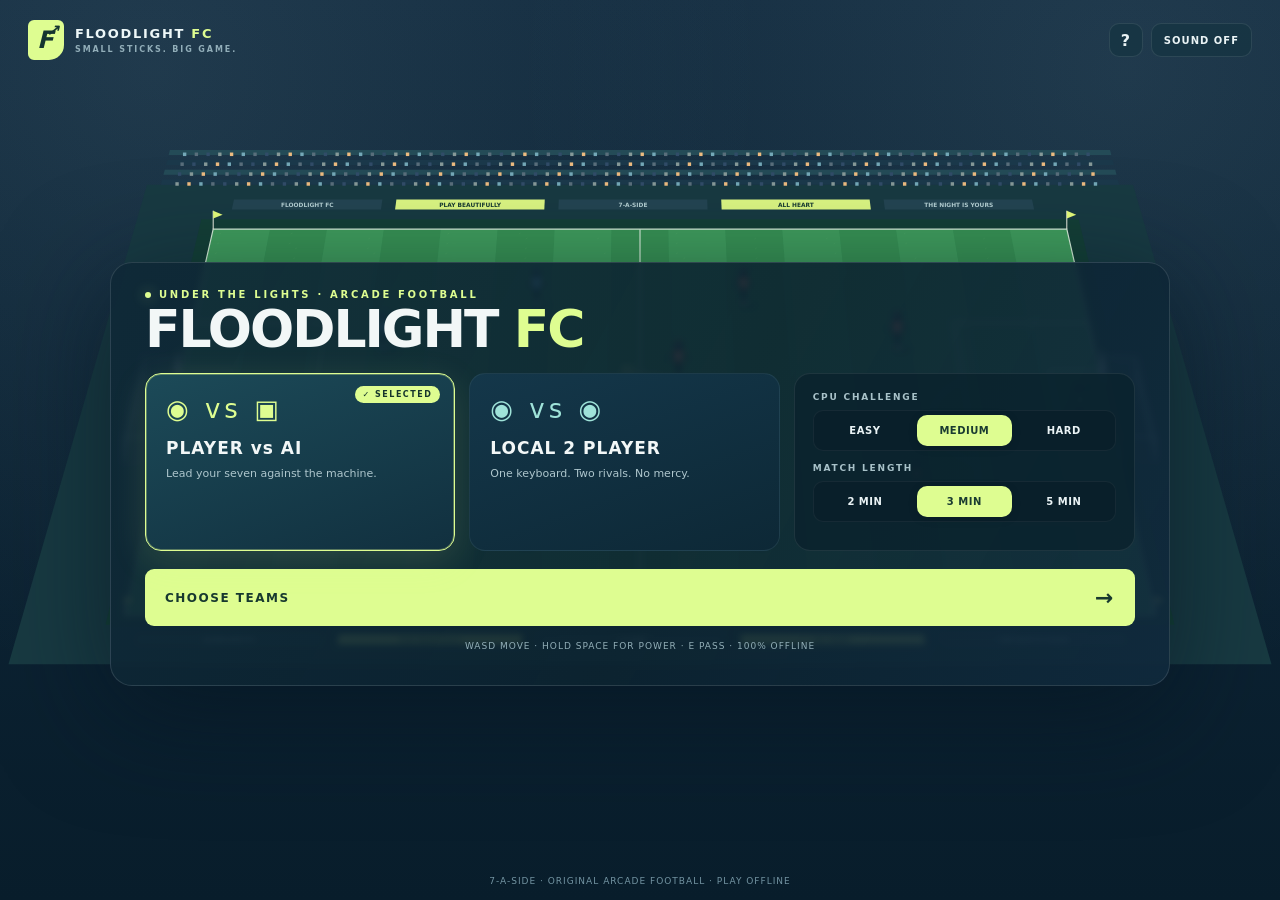
<file: index.html>
<!doctype html>
<html lang="en"><head><meta charset="utf-8"><meta name="viewport" content="width=device-width,initial-scale=1,viewport-fit=cover"><meta name="theme-color" content="#102838"><meta name="description" content="Floodlight FC: original offline 7-a-side stick football. Play against AI or a friend with keyboard and touch controls."><title>Floodlight FC — Arcade Football</title><link rel="icon" href="data:,"><link rel="stylesheet" href="styles.css"></head>
<body><main id="app">
<canvas id="pitch" tabindex="0" aria-label="Football pitch. P1 WASD, hold Space for a power shot or slide tackle, E pass or clean tackle, F dribble, left Shift sprint, Q switch. P2 arrows, Enter, O, I, right Shift, U. P pauses."></canvas>
<header class="topbar"><a class="brand" href="#" id="brand" aria-label="Floodlight FC home"><span class="brand-icon">F<span>↗</span></span><span>FLOODLIGHT <b>FC</b><small>SMALL STICKS. BIG GAME.</small></span></a><nav><button id="help" aria-label="How to play">?</button><button id="sound" aria-pressed="false" aria-label="Enable sound">SOUND OFF</button><button id="pause" hidden>Ⅱ PAUSE</button></nav></header>
<section id="hud" hidden aria-label="Scoreboard"><div class="club home"><i id="home-dot"></i><span id="home-name">HBR</span><small id="home-label">PLAYER 1</small></div><div class="score-center"><div class="score"><b id="score-home">0</b><span>:</span><b id="score-away">0</b></div><time id="clock">03:00</time><div id="power" role="progressbar" aria-label="Shot power"><div id="power-fill"></div><span id="power-label">HOLD SHOOT FOR POWER</span></div></div><div class="club away"><i id="away-dot"></i><span id="away-name">EMB</span><small id="away-label">MEDIUM AI</small></div></section>
<div id="banner" role="status"></div><div id="overlay"></div>
<section id="touch-controls" hidden aria-label="On-screen game controls"><div class="joy-wrap"><div id="joystick" aria-label="Drag joystick to move"><div class="joy-cross"></div><div id="stick"></div></div><span>MOVE</span></div><div class="actions"><button data-action="switch" class="switch">SWITCH <small>Q</small></button><div class="action-grid"><button data-action="dribble">DRIBBLE <small>F</small></button><button data-action="shoot" class="shoot">SHOOT <small>HOLD · SPACE</small></button><button data-action="sprint" class="sprint">SPRINT <small>SHIFT</small></button><button data-action="pass" class="pass">PASS <small>E</small></button></div></section>
<footer id="control-guide">7-A-SIDE · ORIGINAL ARCADE FOOTBALL · PLAY OFFLINE</footer>
<noscript>Please enable JavaScript to play Floodlight FC.</noscript>
</main>
<script src="js/physics.js"></script><script src="js/ai.js"></script><script src="js/rules.js"></script><script src="js/engine.js"></script><script src="js/renderer.js"></script><script src="js/audio.js"></script><script src="js/controls.js"></script><script src="js/game.js"></script>
</body></html>
</file>
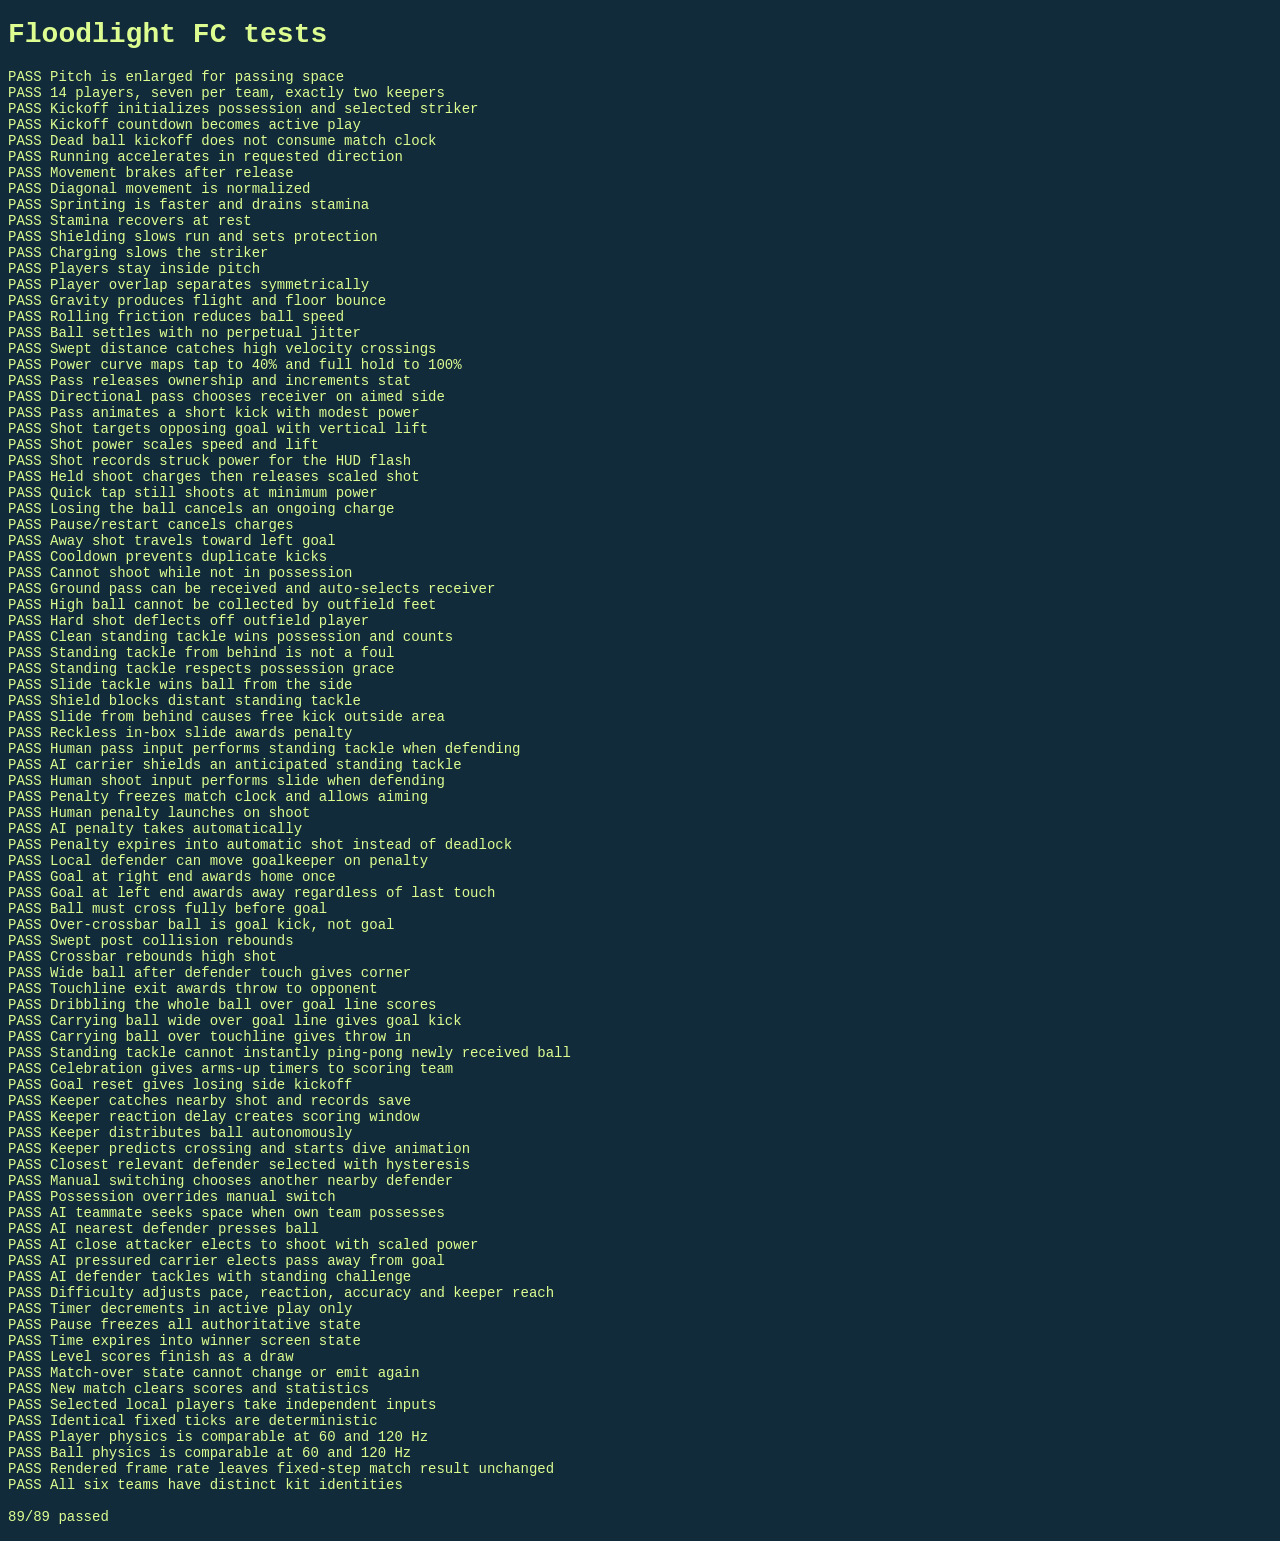
<file: tests/index.html>
<!doctype html><html lang="en"><meta charset="utf-8"><title>Floodlight FC engine tests</title><link rel="icon" href="data:,"><body style="background:#112b3b;color:#defd91;font:14px monospace"><h1>Floodlight FC tests</h1><pre id="results">Running...</pre><script src="../js/physics.js"></script><script src="../js/ai.js"></script><script src="../js/rules.js"></script><script src="../js/engine.js"></script><script src="../js/renderer.js"></script><script src="engine.test.js"></script></body></html>
</file>
<file: styles.css>
:root{color-scheme:dark;--ink:#102838;--lime:#defd91;--muted:#92aeb9;--line:#ffffff18;font-family:Inter,ui-sans-serif,system-ui,-apple-system,BlinkMacSystemFont,"Segoe UI",sans-serif;color:#f2f7f7;background:#091e2c}*{box-sizing:border-box}html,body{margin:0;width:100%;height:100%;overflow:hidden}button,a,select{-webkit-tap-highlight-color:transparent}button,select{font:inherit}button{border:1px solid var(--line);background:#173848;color:#eaf3f5;cursor:pointer;border-radius:10px;transition:background .14s,transform .14s}button:hover{background:#254a59}button:active{transform:translateY(1px)}button:focus-visible,a:focus-visible,[role=button]:focus-visible{outline:3px solid var(--lime);outline-offset:3px}[hidden]{display:none!important}#app{width:100%;height:100dvh;min-height:320px;position:relative;isolation:isolate}canvas{display:block;width:100%;height:100%;outline:none;touch-action:none}.topbar{position:absolute;top:0;left:0;width:100%;padding:20px 28px;display:flex;align-items:center;justify-content:space-between;z-index:4;pointer-events:none}.topbar>*{pointer-events:auto}.brand{display:flex;gap:11px;align-items:center;text-decoration:none;color:#edf7f8;font-size:13px;font-weight:800;letter-spacing:1.7px}.brand b{color:var(--lime)}.brand small{display:block;font-size:8px;color:var(--muted);letter-spacing:1.9px;margin-top:4px}.brand-icon{width:36px;height:40px;display:grid;place-items:center;background:var(--lime);color:#143530;font-size:24px;font-style:italic;border-radius:6px 6px 15px 6px;position:relative}.brand-icon span{position:absolute;right:3px;top:1px;font-size:16px}.topbar nav{display:flex;gap:8px}.topbar button{height:34px;min-width:34px;padding:0 12px;font-size:10px;font-weight:800;letter-spacing:1px;background:#163543c9}#help{font-size:16px;padding:0}
#overlay{position:absolute;inset:74px 0 26px;z-index:5;display:flex;align-items:center;justify-content:center;pointer-events:none;padding:12px}#overlay>*{pointer-events:auto}
/* FIFA-style shell screens rendered over the live pitch */
.shell{width:min(1060px,96vw);max-height:100%;overflow-y:auto;padding:26px 34px 30px;background:linear-gradient(118deg,#0f2837ee,#0c2330e8 55%,#10293cf0);border:1px solid #ffffff1f;border-radius:22px;box-shadow:0 24px 110px #05141f99;backdrop-filter:blur(3px)}
.shell-head{display:flex;flex-direction:column;gap:4px;margin-bottom:18px}
.eyebrow{color:var(--lime);font-size:10px;font-weight:800;letter-spacing:2.7px;margin:0}
.eyebrow .live-dot{display:inline-block;width:6px;height:6px;border-radius:50%;background:var(--lime);margin-right:8px;box-shadow:0 0 14px #defd9177}
.shell h1{font-size:clamp(30px,4.3vw,52px);line-height:.98;letter-spacing:-2px;margin:0;font-weight:900}.shell h1 em{font-style:normal;color:var(--lime)}
.card-row{display:grid;grid-template-columns:1fr 1fr 1.1fr;gap:14px;margin-bottom:18px}
.mode-card{position:relative;padding:20px;border:1px solid #35566366;border-radius:16px;background:linear-gradient(160deg,#14374a,#0d2836);cursor:pointer;transition:transform .15s,border-color .15s;user-select:none}
.mode-card:hover{transform:translateY(-3px)}
.mode-card.active{border-color:var(--lime);background:linear-gradient(160deg,#1c4a58,#11303f);box-shadow:0 10px 36px #defd9120,inset 0 0 0 1px #defd9155}
.mode-card .card-art{display:block;font-size:26px;letter-spacing:4px;color:#9fe3d9;margin-bottom:14px}
.mode-card.active .card-art{color:var(--lime)}
.mode-card h2{margin:0 0 7px;font-size:17px;letter-spacing:1px}
.mode-card p{margin:0;font-size:11px;line-height:1.65;color:#aec6cd}
.mode-card.active:after{content:'✓ SELECTED';position:absolute;top:12px;right:14px;font-size:8px;font-weight:900;letter-spacing:1.5px;color:#15352c;background:var(--lime);border-radius:20px;padding:4px 8px}
.option-card{padding:16px 18px;border:1px solid #ffffff14;border-radius:16px;background:#0b222ecc}
.option-card h3{margin:2px 0 8px;font-size:9px;letter-spacing:1.8px;color:#a9c2c9}.option-card h3+.segment{margin-bottom:12px}
.segment{display:flex;gap:5px;background:#091f2a;border:1px solid #ffffff0d;border-radius:10px;padding:4px}.segment button{flex:1;border:0;background:transparent;padding:10px 5px;font-size:10px;font-weight:800;letter-spacing:.5px}.segment button[aria-pressed=true]{background:var(--lime);color:#1a3b31;box-shadow:0 2px 10px #0002}
.primary{display:flex;justify-content:space-between;align-items:center;gap:14px;width:100%;background:var(--lime);color:#17382f;font-size:12px;letter-spacing:1.5px;font-weight:900;border:0;padding:16px 20px;border-radius:9px}.primary:hover{background:#eeffb9}.primary span{font-size:22px}
.menu-foot{font-size:9px;line-height:1.8;color:#93afb8;text-align:center;margin:12px 0 0;letter-spacing:1px}
/* Team select screen */
.team-row{display:grid;grid-template-columns:1fr auto 1fr;gap:16px;align-items:start;margin-bottom:16px}
.team-column h3{margin:0 0 10px;font-size:10px;letter-spacing:1.8px;color:#a9c2c9}
.kit-grid{display:grid;grid-template-columns:repeat(2,1fr);gap:9px}
.kit-card{display:flex;flex-direction:column;align-items:center;gap:3px;padding:10px 6px 9px;border-radius:14px;border:1px solid #33535f63;background:#0e2a38d9;font-size:0;transition:border-color .13s,transform .13s}
.kit-card:hover{transform:translateY(-2px)}
.kit-card b{font-size:10.5px;letter-spacing:.4px;font-weight:800}
.kit-card small{font-size:7.5px;letter-spacing:1.1px;color:#8fb2bd}
.kit-card.active{border-color:var(--lime);background:#15374a;box-shadow:inset 0 0 0 1px #defd9155,0 8px 26px #defd9118}
.kit-card[data-taken]:not(.active){opacity:.45}
.kit-art{line-height:0}
.versus{display:flex;flex-direction:column;align-items:center;gap:8px;padding:22px 10px;min-width:118px}
.versus-badge{width:46px;height:46px;display:grid;place-items:center;border-radius:50%;background:var(--lime);color:#17382f;font-weight:900;font-size:15px;letter-spacing:1px;box-shadow:0 0 34px #defd9145}
.versus-kits{display:flex;gap:6px;align-items:center}
.versus p{margin:0;font-size:10px;font-weight:800;letter-spacing:1.6px;color:#cfe6d9}
.teams-actions{display:flex;gap:10px}.teams-actions .secondary{width:auto;flex:0 0 auto;margin:0;padding:14px 18px}.teams-actions .primary{flex:1}
.panel{width:min(470px,95vw);max-height:100%;overflow-y:auto;padding:30px;background:#102b3af5;border:1px solid #ffffff25;border-radius:18px;box-shadow:0 30px 120px #0006}.panel h2{font-size:32px;margin:0 0 16px;letter-spacing:-1px}.panel p,.panel li{font-size:12px;color:#b8cdd2;line-height:1.8}.panel ul{padding-left:18px}.panel li{margin:10px 0}
.secondary{display:block;width:100%;padding:12px;margin-top:9px;font-size:10px;font-weight:800;letter-spacing:1px}
.result{display:flex;justify-content:center;gap:27px;font-size:60px;font-weight:900;margin:10px 0;color:var(--lime)}
.stats{display:grid;grid-template-columns:1fr 1fr;gap:8px;margin:20px 0}.stats div{padding:10px;background:#ffffff05;border:1px solid var(--line);border-radius:8px;text-align:center;font-size:10px;letter-spacing:.5px;color:#b8cbd2}.stats b{display:block;color:white;font-size:19px}
#hud{position:absolute;left:50%;top:14px;transform:translateX(-50%);display:flex;align-items:center;justify-content:center;background:#0c2433e8;border:1px solid #ffffff20;border-radius:12px;z-index:3;padding:8px 22px 9px;gap:24px;min-width:330px;box-shadow:0 8px 25px #04131c26}
.club{display:grid;grid-template-columns:9px 1fr;gap:3px 8px;min-width:55px}.club i{width:7px;height:18px;border-radius:3px;grid-row:span 2}.club span{font-size:13px;font-weight:900;letter-spacing:1px}.club small{font-size:7px;color:#99b8c3;letter-spacing:1px;white-space:nowrap}
.score-center{text-align:center;min-width:120px}.score{display:flex;justify-content:center;gap:12px;font-size:25px;line-height:1.12;font-variant-numeric:tabular-nums}.score span{font-size:19px;color:#668998}.score-center time{font-size:10px;color:var(--lime);font-weight:800;letter-spacing:2px;font-variant-numeric:tabular-nums;display:block}
/* HUD shot power bar */
#power{position:relative;margin-top:5px;height:11px;border-radius:7px;background:#0a1d28;border:1px solid #ffffff1c;overflow:hidden}
#power-fill{position:absolute;inset:0;transform-origin:left;transform:scaleX(0);background:linear-gradient(90deg,#75d96c,#defd91 70%,#ffe55e);transition:transform .04s linear}
#power.full #power-fill{background:#ffe55e}
#power span{position:relative;display:block;font-size:6.6px;font-weight:900;letter-spacing:1.4px;color:#d7ecdf;line-height:9px;text-shadow:0 1px 2px #06141c}
#power.charging span{color:#10291c}
#banner{position:absolute;z-index:2;top:108px;left:50%;transform:translateX(-50%);padding:9px 18px;border-radius:30px;background:#0b2636e8;border:1px solid #ddff9235;color:#e2fcad;font-size:11px;font-weight:900;letter-spacing:1.5px;text-align:center;opacity:0;pointer-events:none;white-space:nowrap;transition:opacity .15s}#banner.visible{opacity:1}
#touch-controls{position:absolute;bottom:38px;left:32px;right:32px;display:flex;align-items:flex-end;justify-content:space-between;pointer-events:none;z-index:3}
.joy-wrap{text-align:center;pointer-events:auto}.joy-wrap>span{font-size:8px;font-weight:700;letter-spacing:2px;color:#6d919f;display:block;margin-top:8px}
#joystick{height:112px;width:112px;border-radius:50%;border:1px solid #89bbce33;background:radial-gradient(circle,#24465480,#15354099);position:relative;touch-action:none;user-select:none;box-shadow:inset 0 0 0 13px #ffffff03}
#stick{position:absolute;width:44px;height:44px;top:33px;left:33px;border-radius:50%;border:1px solid #9ac1c67d;background:linear-gradient(135deg,#638b92,#2c525e);box-shadow:0 5px 12px #071b2a80;pointer-events:none}
.joy-cross:before,.joy-cross:after{content:"";position:absolute;background:#9dbfc519;left:50%;top:15%;width:1px;height:70%}.joy-cross:after{transform:rotate(90deg)}
.actions{display:flex;gap:12px;align-items:flex-end;pointer-events:auto}
.action-grid{display:grid;grid-template-columns:68px 84px;gap:9px;align-items:end}
.action-grid button{height:51px;border-radius:13px;font-size:9px;font-weight:900;letter-spacing:.6px;touch-action:none;user-select:none;background:#214452e6}
.actions small{display:block;margin-top:4px;font-size:6.6px;letter-spacing:.9px;opacity:.65}
.action-grid .shoot{height:64px;background:var(--lime);color:#254332;border:1px solid #edffb0;box-shadow:0 3px 25px #d8fc8e10}
.action-grid .pass{background:#3d788d;color:white}.action-grid .sprint{background:#2b4a57}
.actions .held{filter:brightness(1.35);transform:scale(.95)}
.switch{height:36px;padding:6px 12px;font-size:8px;font-weight:800;touch-action:none;background:#183743b3}.switch small{display:inline;margin-left:3px}
#control-guide{position:absolute;bottom:12px;left:18px;right:18px;text-align:center;font-size:9px;letter-spacing:1px;color:#7394a2;line-height:1.5;pointer-events:none}
.local #touch-controls{display:none}.local #control-guide{color:#a7c1cb;font-size:10px}
.playing .brand small{display:none}
noscript{position:absolute;inset:40%;background:#102b3a;padding:20px}
@media(max-width:1000px){.playing .brand{font-size:0;gap:0}.playing .brand-icon{font-size:24px}.card-row{grid-template-columns:1fr 1fr;gap:10px}.option-card{grid-column:span 2}.topbar{padding:16px 20px}.shell{padding:20px 22px 24px}}
@media(max-width:700px){
.card-row{grid-template-columns:1fr}.option-card{grid-column:auto}
.shell{width:min(460px,96vw);padding:18px 16px 20px;border-radius:18px}
.shell h1{font-size:30px;letter-spacing:-1px}
.mode-card{padding:14px 16px}.mode-card .card-art{font-size:19px;margin-bottom:8px}.mode-card h2{font-size:14px}.mode-card p{font-size:10px}
.team-row{grid-template-columns:1fr;gap:12px}
.versus{flex-direction:row;padding:2px;min-width:0;justify-content:center}
.versus-badge{width:32px;height:32px;font-size:11px}
.versus-kits svg{width:46px;height:46px}
.kit-grid{grid-template-columns:repeat(3,1fr);gap:7px}
.kit-card svg{width:44px;height:44px}.kit-card b{font-size:8.5px}.kit-card small{font-size:6.3px}
.teams-actions{flex-direction:column-reverse}.teams-actions .secondary{width:100%}
.primary{padding:13px 16px}
.topbar{padding:14px 15px}.brand{font-size:11px;gap:8px}.brand small{font-size:6px}.topbar button{font-size:8px;padding:0 8px}
.playing .brand{display:none}.playing .topbar{justify-content:flex-end;top:70px;padding:6px 13px}.playing #help,.playing #sound{height:26px;min-width:26px}.playing #pause{height:26px}
#hud{top:12px;width:calc(100% - 28px);min-width:0;gap:20px;padding:6px 14px 8px;height:auto}
.score{font-size:22px}.score-center{min-width:0;flex:1}.score-center time{font-size:9px}
#power{height:10px}#power span{font-size:6px;line-height:8px}
#banner{top:118px;font-size:8px;max-width:97%;padding:8px 10px;letter-spacing:.7px}
#touch-controls{left:20px;right:20px;bottom:47px}
.actions{gap:8px}.action-grid{grid-template-columns:61px 76px;gap:7px}.action-grid button{height:49px;font-size:8px}.action-grid .shoot{height:60px}
.switch{position:absolute;right:0;bottom:124px;height:29px}.actions small{font-size:5.8px}
#joystick{height:104px;width:104px}#stick{top:29px;left:29px}
#control-guide{font-size:7px;bottom:14px;letter-spacing:.5px}
.panel{padding:24px}.panel h2{font-size:28px}.local #control-guide{font-size:8px}
.local:after{content:'LOCAL TWO PLAYER REQUIRES A KEYBOARD';position:absolute;bottom:57px;left:0;right:0;text-align:center;font-size:9px;color:#8da8b4;pointer-events:none}
}
@media(max-height:560px) and (min-width:701px){
.topbar{padding:10px 18px}.brand small{display:none}
#overlay{inset:52px 0 14px;padding:8px}
.shell{padding:14px 20px 16px}.shell-head{margin-bottom:8px}.shell h1{font-size:26px}
.card-row{gap:8px;margin-bottom:8px}.mode-card{padding:10px 12px}.mode-card .card-art{font-size:15px;margin-bottom:4px}.mode-card h2{font-size:12px;margin-bottom:3px}.mode-card p{font-size:9px}
.option-card{padding:8px 12px}.option-card h3{margin:2px 0 4px}.option-card h3+.segment{margin-bottom:6px}.segment button{padding:6px}
.primary{padding:9px 14px}.menu-foot{margin:7px 0 0}
.team-row{gap:8px;margin-bottom:8px}.kit-grid{gap:5px;grid-template-columns:repeat(3,1fr)}.kit-card{padding:6px 4px}.kit-card svg{width:34px;height:34px}.kit-card b{font-size:8px}.kit-card small{display:none}
.versus{padding:6px;gap:4px}.versus-badge{width:28px;height:28px;font-size:10px}.versus-kits svg{width:34px;height:34px}.versus p{font-size:8px}
.teams-actions .secondary{padding:9px 12px}
#hud{top:8px;padding:5px 16px 7px;gap:17px}#banner{top:72px;font-size:8px;padding:6px 12px}
#power{height:9px;margin-top:3px}#power span{font-size:5.6px;line-height:7px}
#touch-controls{bottom:23px;left:20px;right:20px}
#joystick{width:80px;height:80px}#stick{top:17px;left:17px}.joy-wrap>span{display:none}
.action-grid{grid-template-columns:59px 74px;gap:5px}.action-grid button{height:36px;font-size:8px}.action-grid .shoot{height:44px}.actions small{display:none}.actions .switch{height:29px}
#control-guide{font-size:7px;bottom:5px}.panel{padding:22px}.playing .topbar{top:0}
}
@media(prefers-reduced-motion:reduce){button,.mode-card,.kit-card{transition:none}}
</file>
